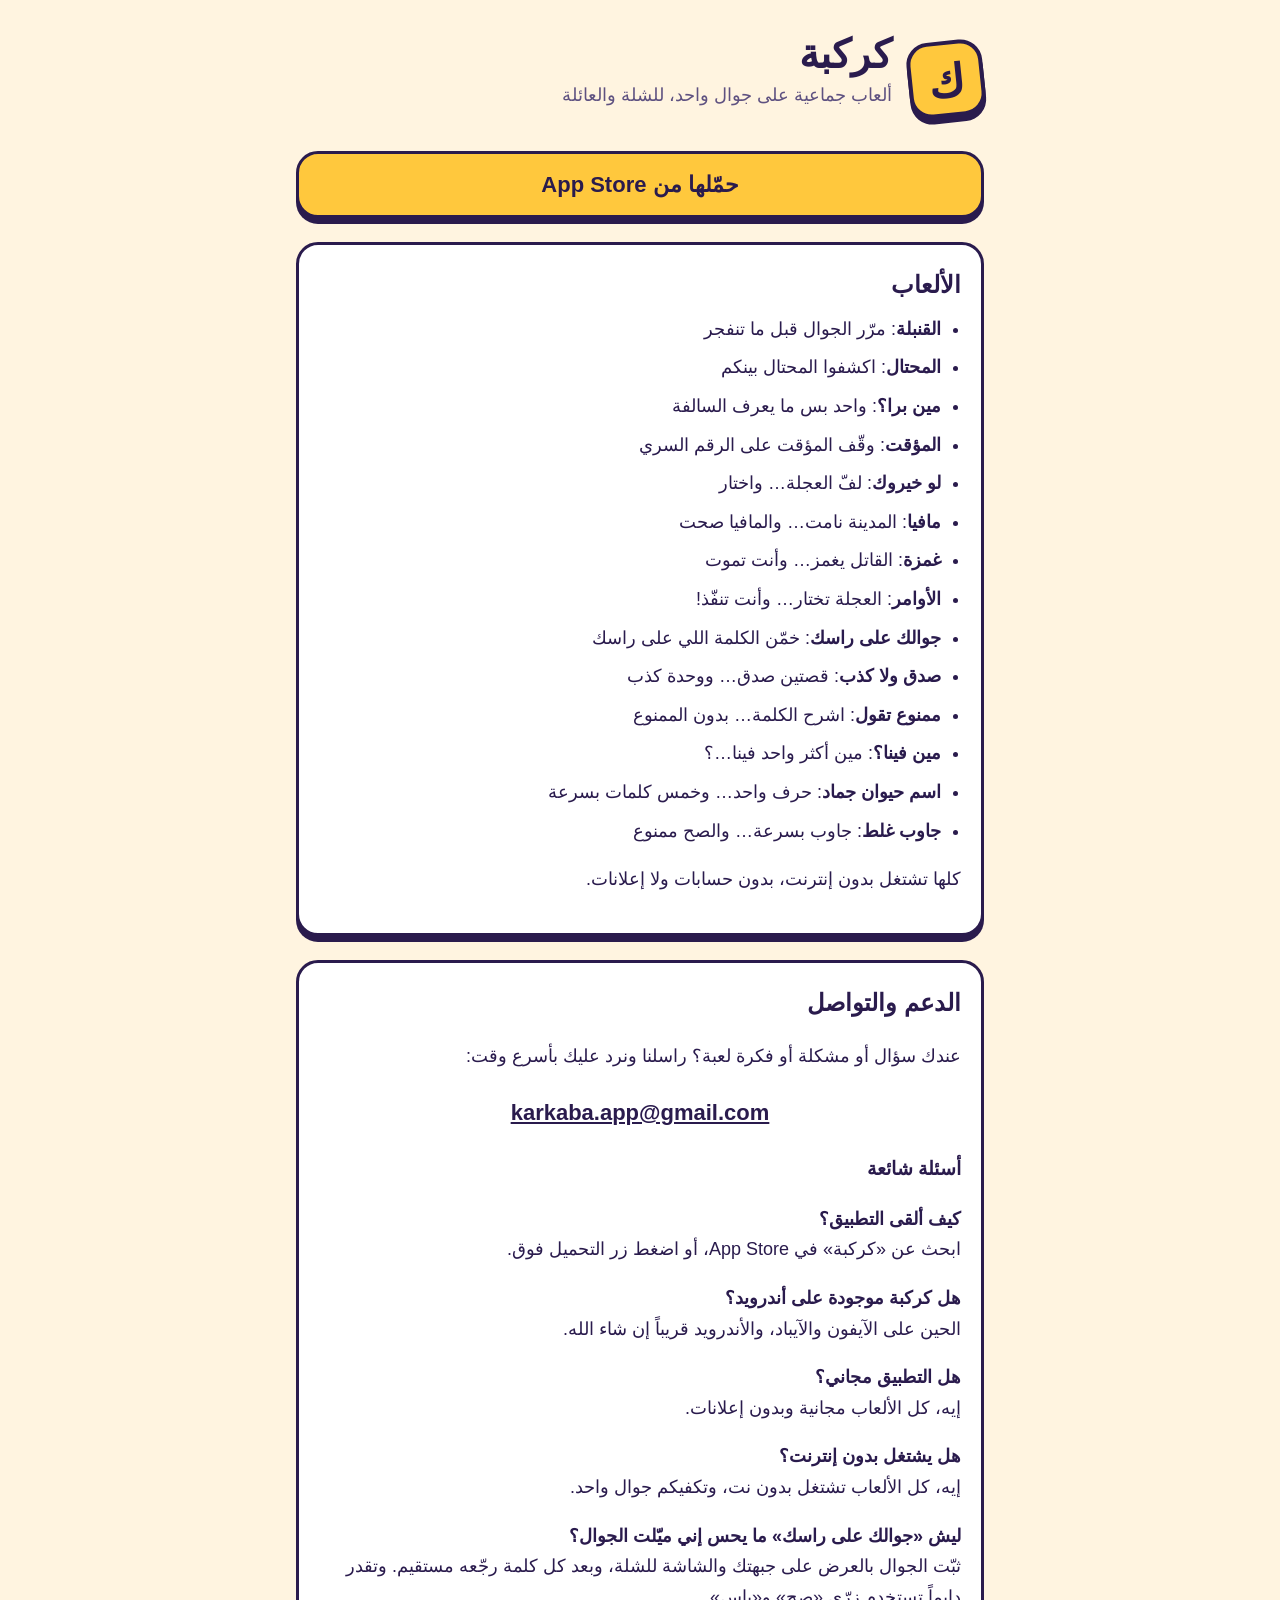
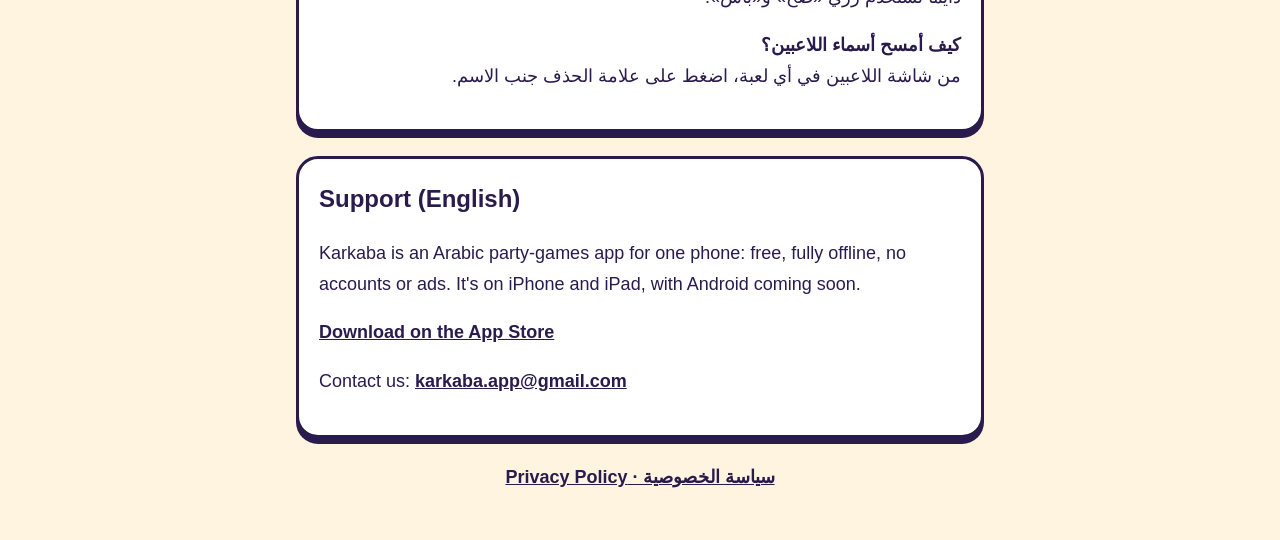
<file: index.html>
<!doctype html>
<html lang="ar" dir="rtl">
<head>
<meta charset="utf-8">
<meta name="viewport" content="width=device-width, initial-scale=1">
<title>كركبة · ألعاب جماعية</title>
<link rel="stylesheet" href="style.css">
</head>
<body>
<main>
  <header class="hero">
    <div class="sticker">ك</div>
    <div>
      <h1>كركبة</h1>
      <p class="muted">ألعاب جماعية على جوال واحد، للشلة والعائلة</p>
    </div>
  </header>

  <a class="download" href="https://apps.apple.com/app/id6822246811">حمّلها من App Store</a>

  <section class="card">
    <h2>الألعاب</h2>
    <ul>
      <li><strong>القنبلة</strong>: مرّر الجوال قبل ما تنفجر</li>
      <li><strong>المحتال</strong>: اكشفوا المحتال بينكم</li>
      <li><strong>مين برا؟</strong>: واحد بس ما يعرف السالفة</li>
      <li><strong>المؤقت</strong>: وقّف المؤقت على الرقم السري</li>
      <li><strong>لو خيروك</strong>: لفّ العجلة… واختار</li>
      <li><strong>مافيا</strong>: المدينة نامت… والمافيا صحت</li>
      <li><strong>غمزة</strong>: القاتل يغمز… وأنت تموت</li>
      <li><strong>الأوامر</strong>: العجلة تختار… وأنت تنفّذ!</li>
      <li><strong>جوالك على راسك</strong>: خمّن الكلمة اللي على راسك</li>
      <li><strong>صدق ولا كذب</strong>: قصتين صدق… ووحدة كذب</li>
      <li><strong>ممنوع تقول</strong>: اشرح الكلمة… بدون الممنوع</li>
      <li><strong>مين فينا؟</strong>: مين أكثر واحد فينا…؟</li>
      <li><strong>اسم حيوان جماد</strong>: حرف واحد… وخمس كلمات بسرعة</li>
      <li><strong>جاوب غلط</strong>: جاوب بسرعة… والصح ممنوع</li>
    </ul>
    <p>كلها تشتغل بدون إنترنت، بدون حسابات ولا إعلانات.</p>
  </section>

  <section class="card" id="support">
    <h2>الدعم والتواصل</h2>
    <p>عندك سؤال أو مشكلة أو فكرة لعبة؟ راسلنا ونرد عليك بأسرع وقت:</p>
    <p class="email"><a href="mailto:karkaba.app@gmail.com" dir="ltr">karkaba.app@gmail.com</a></p>
    <h3>أسئلة شائعة</h3>
    <p><strong>كيف ألقى التطبيق؟</strong><br>
    ابحث عن «كركبة» في App Store، أو اضغط زر التحميل فوق.</p>
    <p><strong>هل كركبة موجودة على أندرويد؟</strong><br>
    الحين على الآيفون والآيباد، والأندرويد قريباً إن شاء الله.</p>
    <p><strong>هل التطبيق مجاني؟</strong><br>
    إيه، كل الألعاب مجانية وبدون إعلانات.</p>
    <p><strong>هل يشتغل بدون إنترنت؟</strong><br>
    إيه، كل الألعاب تشتغل بدون نت، وتكفيكم جوال واحد.</p>
    <p><strong>ليش «جوالك على راسك» ما يحس إني ميّلت الجوال؟</strong><br>
    ثبّت الجوال بالعرض على جبهتك والشاشة للشلة، وبعد كل كلمة رجّعه مستقيم. وتقدر دايماً تستخدم زرّي «صح» و«باس».</p>
    <p><strong>كيف أمسح أسماء اللاعبين؟</strong><br>
    من شاشة اللاعبين في أي لعبة، اضغط على علامة الحذف جنب الاسم.</p>
  </section>

  <section class="card" lang="en" dir="ltr">
    <h2>Support (English)</h2>
    <p>Karkaba is an Arabic party-games app for one phone: free, fully offline, no accounts or ads. It's on iPhone and iPad, with Android coming soon.</p>
    <p><a href="https://apps.apple.com/app/id6822246811">Download on the App Store</a></p>
    <p>Contact us: <a href="mailto:karkaba.app@gmail.com">karkaba.app@gmail.com</a></p>
  </section>

  <footer><a href="privacy.html">سياسة الخصوصية · Privacy Policy</a></footer>
</main>
</body>
</html>
</file>
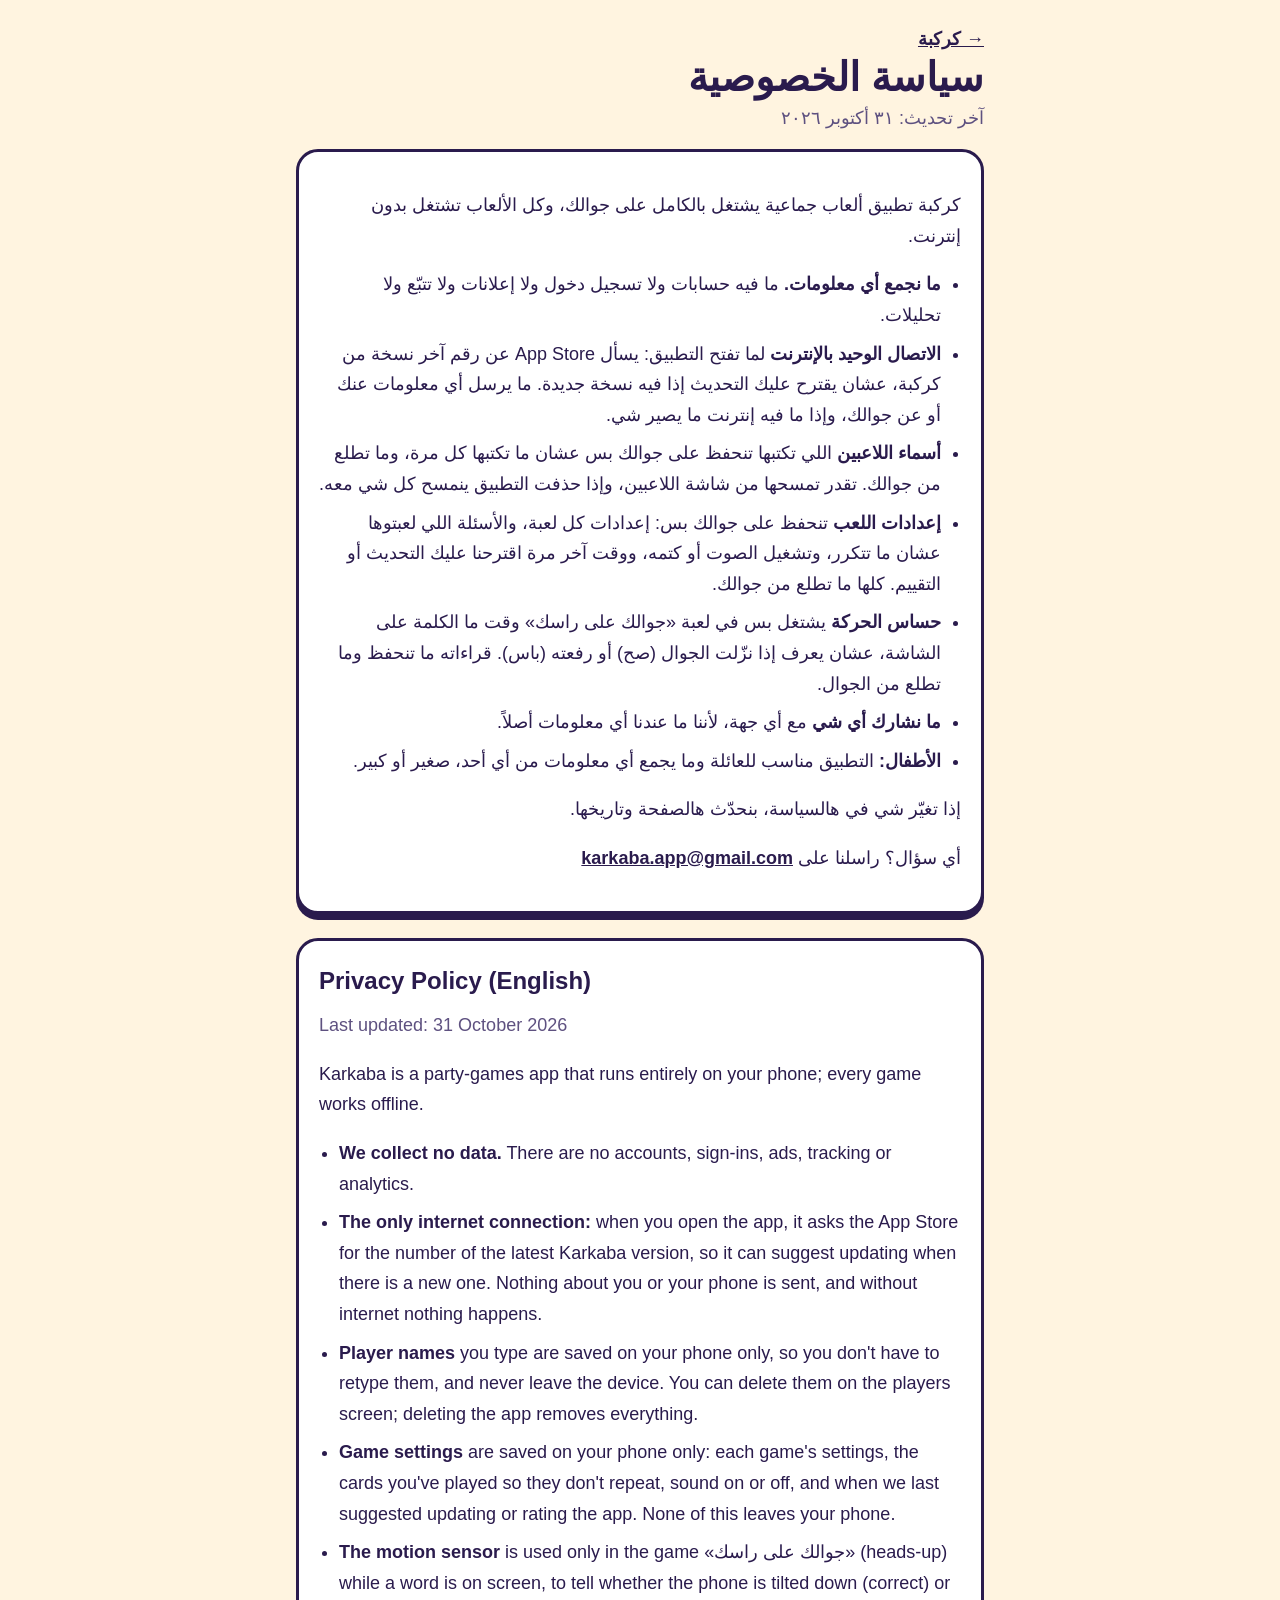
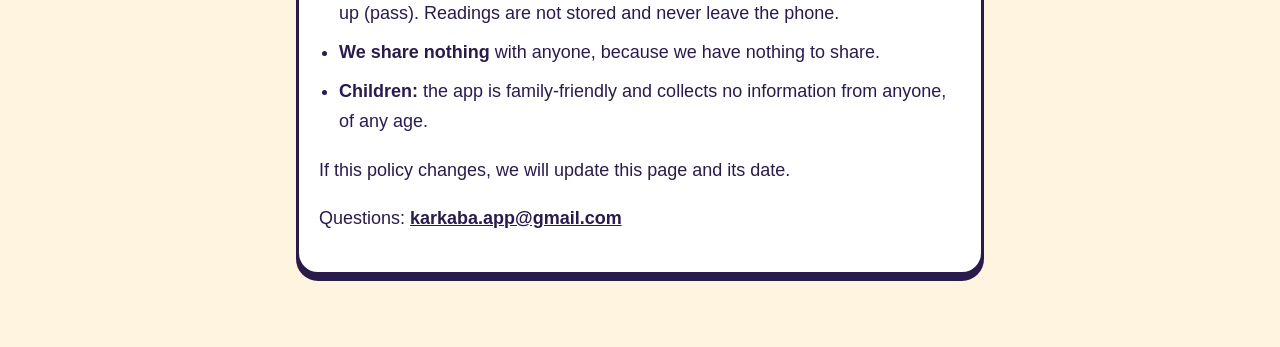
<file: privacy.html>
<!doctype html>
<html lang="ar" dir="rtl">
<head>
<meta charset="utf-8">
<meta name="viewport" content="width=device-width, initial-scale=1">
<title>كركبة · سياسة الخصوصية</title>
<link rel="stylesheet" href="style.css">
</head>
<body>
<main>
  <a class="back" href="index.html">→ كركبة</a>
  <h1>سياسة الخصوصية</h1>
  <p class="muted">آخر تحديث: ٣١ أكتوبر ٢٠٢٦</p>

  <section class="card">
    <p>كركبة تطبيق ألعاب جماعية يشتغل بالكامل على جوالك، وكل الألعاب تشتغل بدون إنترنت.</p>
    <ul>
      <li><strong>ما نجمع أي معلومات.</strong> ما فيه حسابات ولا تسجيل دخول ولا إعلانات ولا تتبّع ولا تحليلات.</li>
      <li><strong>الاتصال الوحيد بالإنترنت</strong> لما تفتح التطبيق: يسأل App Store عن رقم آخر نسخة من كركبة، عشان يقترح عليك التحديث إذا فيه نسخة جديدة. ما يرسل أي معلومات عنك أو عن جوالك، وإذا ما فيه إنترنت ما يصير شي.</li>
      <li><strong>أسماء اللاعبين</strong> اللي تكتبها تنحفظ على جوالك بس عشان ما تكتبها كل مرة، وما تطلع من جوالك. تقدر تمسحها من شاشة اللاعبين، وإذا حذفت التطبيق ينمسح كل شي معه.</li>
      <li><strong>إعدادات اللعب</strong> تنحفظ على جوالك بس: إعدادات كل لعبة، والأسئلة اللي لعبتوها عشان ما تتكرر، وتشغيل الصوت أو كتمه، ووقت آخر مرة اقترحنا عليك التحديث أو التقييم. كلها ما تطلع من جوالك.</li>
      <li><strong>حساس الحركة</strong> يشتغل بس في لعبة «جوالك على راسك» وقت ما الكلمة على الشاشة، عشان يعرف إذا نزّلت الجوال (صح) أو رفعته (باس). قراءاته ما تنحفظ وما تطلع من الجوال.</li>
      <li><strong>ما نشارك أي شي</strong> مع أي جهة، لأننا ما عندنا أي معلومات أصلاً.</li>
      <li><strong>الأطفال:</strong> التطبيق مناسب للعائلة وما يجمع أي معلومات من أي أحد، صغير أو كبير.</li>
    </ul>
    <p>إذا تغيّر شي في هالسياسة، بنحدّث هالصفحة وتاريخها.</p>
    <p>أي سؤال؟ راسلنا على <a href="mailto:karkaba.app@gmail.com" dir="ltr">karkaba.app@gmail.com</a></p>
  </section>

  <section class="card" lang="en" dir="ltr">
    <h2>Privacy Policy (English)</h2>
    <p class="muted">Last updated: 31 October 2026</p>
    <p>Karkaba is a party-games app that runs entirely on your phone; every game works offline.</p>
    <ul>
      <li><strong>We collect no data.</strong> There are no accounts, sign-ins, ads, tracking or analytics.</li>
      <li><strong>The only internet connection:</strong> when you open the app, it asks the App Store for the number of the latest Karkaba version, so it can suggest updating when there is a new one. Nothing about you or your phone is sent, and without internet nothing happens.</li>
      <li><strong>Player names</strong> you type are saved on your phone only, so you don't have to retype them, and never leave the device. You can delete them on the players screen; deleting the app removes everything.</li>
      <li><strong>Game settings</strong> are saved on your phone only: each game's settings, the cards you've played so they don't repeat, sound on or off, and when we last suggested updating or rating the app. None of this leaves your phone.</li>
      <li><strong>The motion sensor</strong> is used only in the game «جوالك على راسك» (heads-up) while a word is on screen, to tell whether the phone is tilted down (correct) or up (pass). Readings are not stored and never leave the phone.</li>
      <li><strong>We share nothing</strong> with anyone, because we have nothing to share.</li>
      <li><strong>Children:</strong> the app is family-friendly and collects no information from anyone, of any age.</li>
    </ul>
    <p>If this policy changes, we will update this page and its date.</p>
    <p>Questions: <a href="mailto:karkaba.app@gmail.com">karkaba.app@gmail.com</a></p>
  </section>
</main>
</body>
</html>
</file>
<file: style.css>
/* The app's look (docs/design.md): cream page, ink text, sticker cards. */
:root {
  --cream: #fff4e0;
  --ink: #2a1b4d;
  --ink-soft: #5e5180;
  --sun: #ffc83d;
  --white: #ffffff;
}

* { box-sizing: border-box; }

body {
  margin: 0;
  background: var(--cream);
  color: var(--ink);
  font-family: "Baloo Bhaijaan 2", "Segoe UI", Tahoma, sans-serif;
  font-size: 18px;
  line-height: 1.7;
}

main { max-width: 720px; margin: 0 auto; padding: 24px 16px 48px; }

h1 { font-size: 40px; line-height: 1.1; margin: 0; }
h2 { font-size: 24px; margin: 0 0 8px; }
h3 { font-size: 19px; margin: 20px 0 4px; }
.muted { color: var(--ink-soft); margin: 4px 0 16px; }
a { color: var(--ink); font-weight: 700; }

.hero { display: flex; align-items: center; gap: 16px; margin: 8px 0 24px; }
.sticker {
  width: 76px; height: 76px; flex: none;
  display: grid; place-items: center;
  background: var(--sun); border: 4px solid var(--ink); border-radius: 22px;
  box-shadow: 0 6px 0 var(--ink);
  font-size: 44px; font-weight: 800; transform: rotate(-6deg);
}

.card {
  background: var(--white);
  border: 3px solid var(--ink); border-radius: 22px;
  box-shadow: 0 6px 0 var(--ink);
  padding: 20px; margin: 0 0 24px;
}
.card ul { padding-inline-start: 20px; margin: 8px 0; }
.card li { margin: 0 0 8px; }
.email { font-size: 22px; text-align: center; }

.download {
  display: block; text-align: center; text-decoration: none;
  background: var(--sun); border: 3px solid var(--ink); border-radius: 22px;
  box-shadow: 0 6px 0 var(--ink);
  padding: 12px 20px; margin: 0 0 24px;
  font-size: 22px; font-weight: 800;
}

footer { text-align: center; margin-top: 8px; }
</file>
